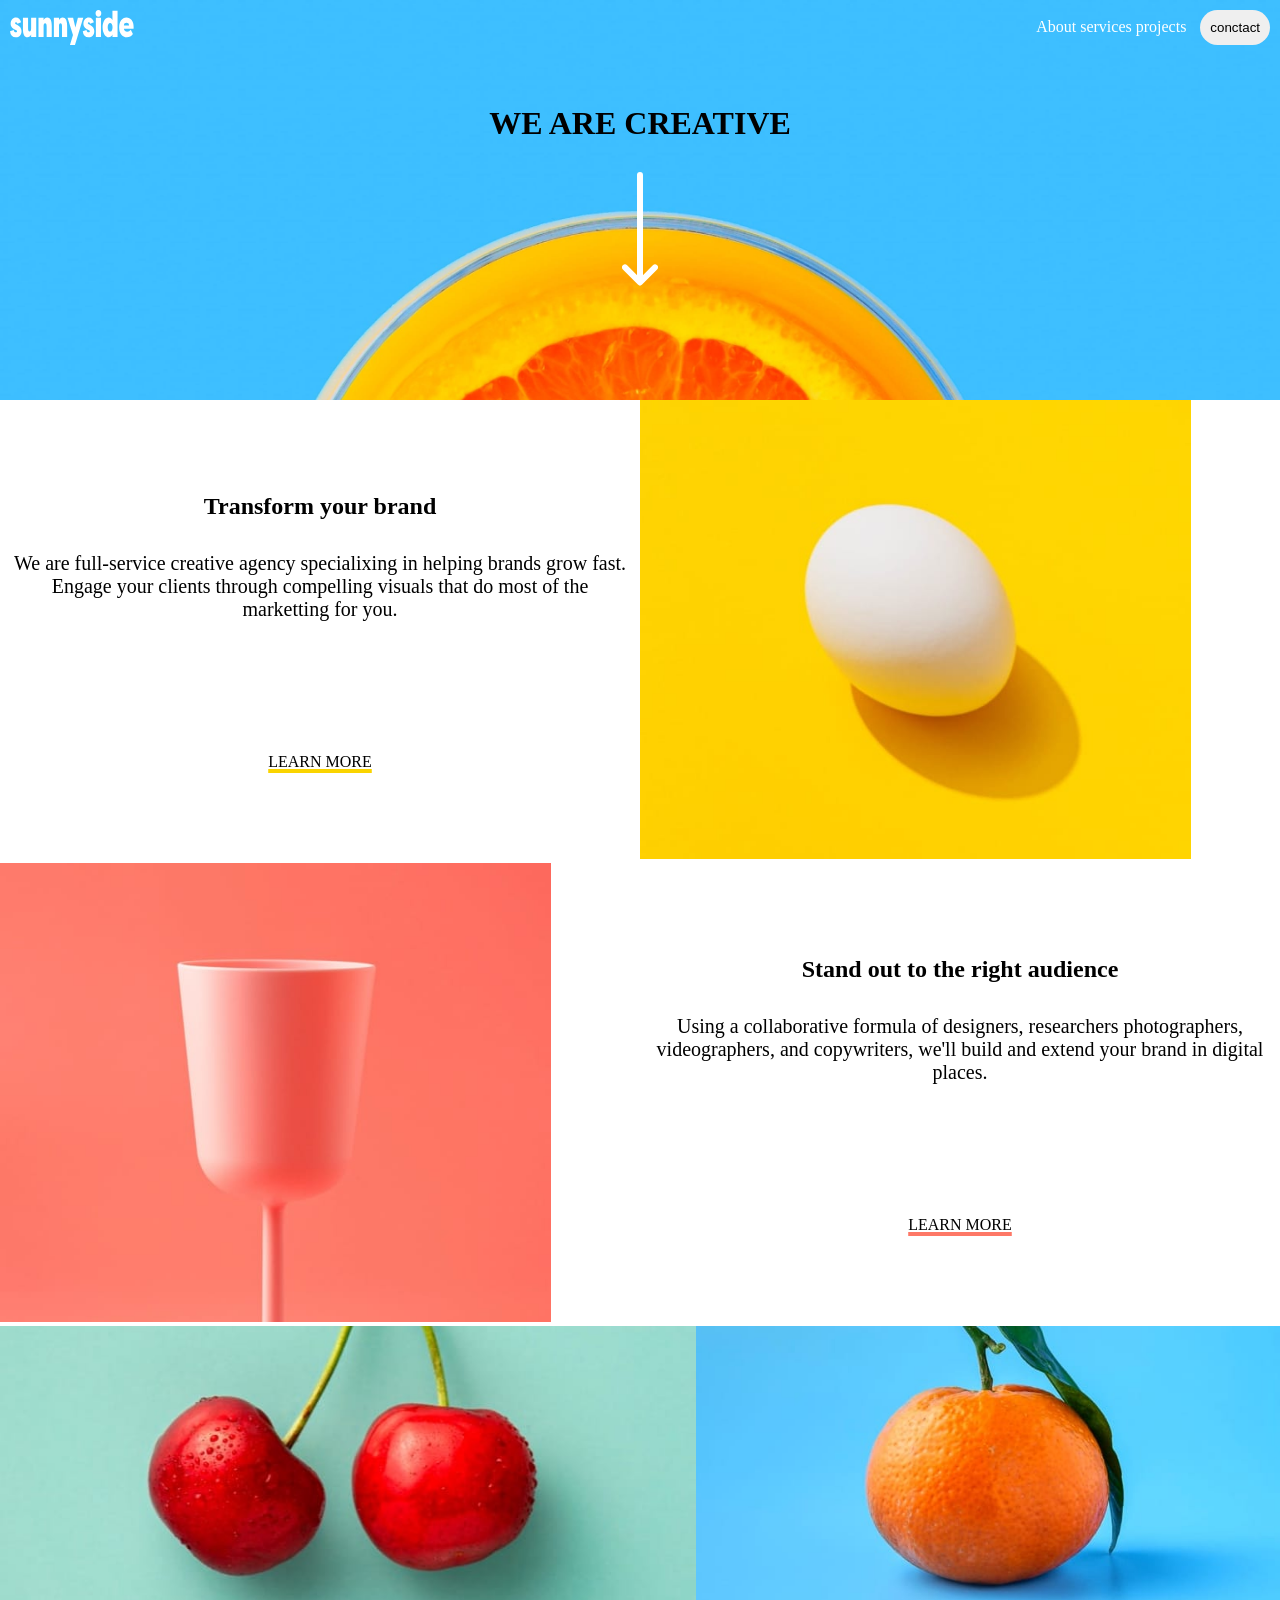
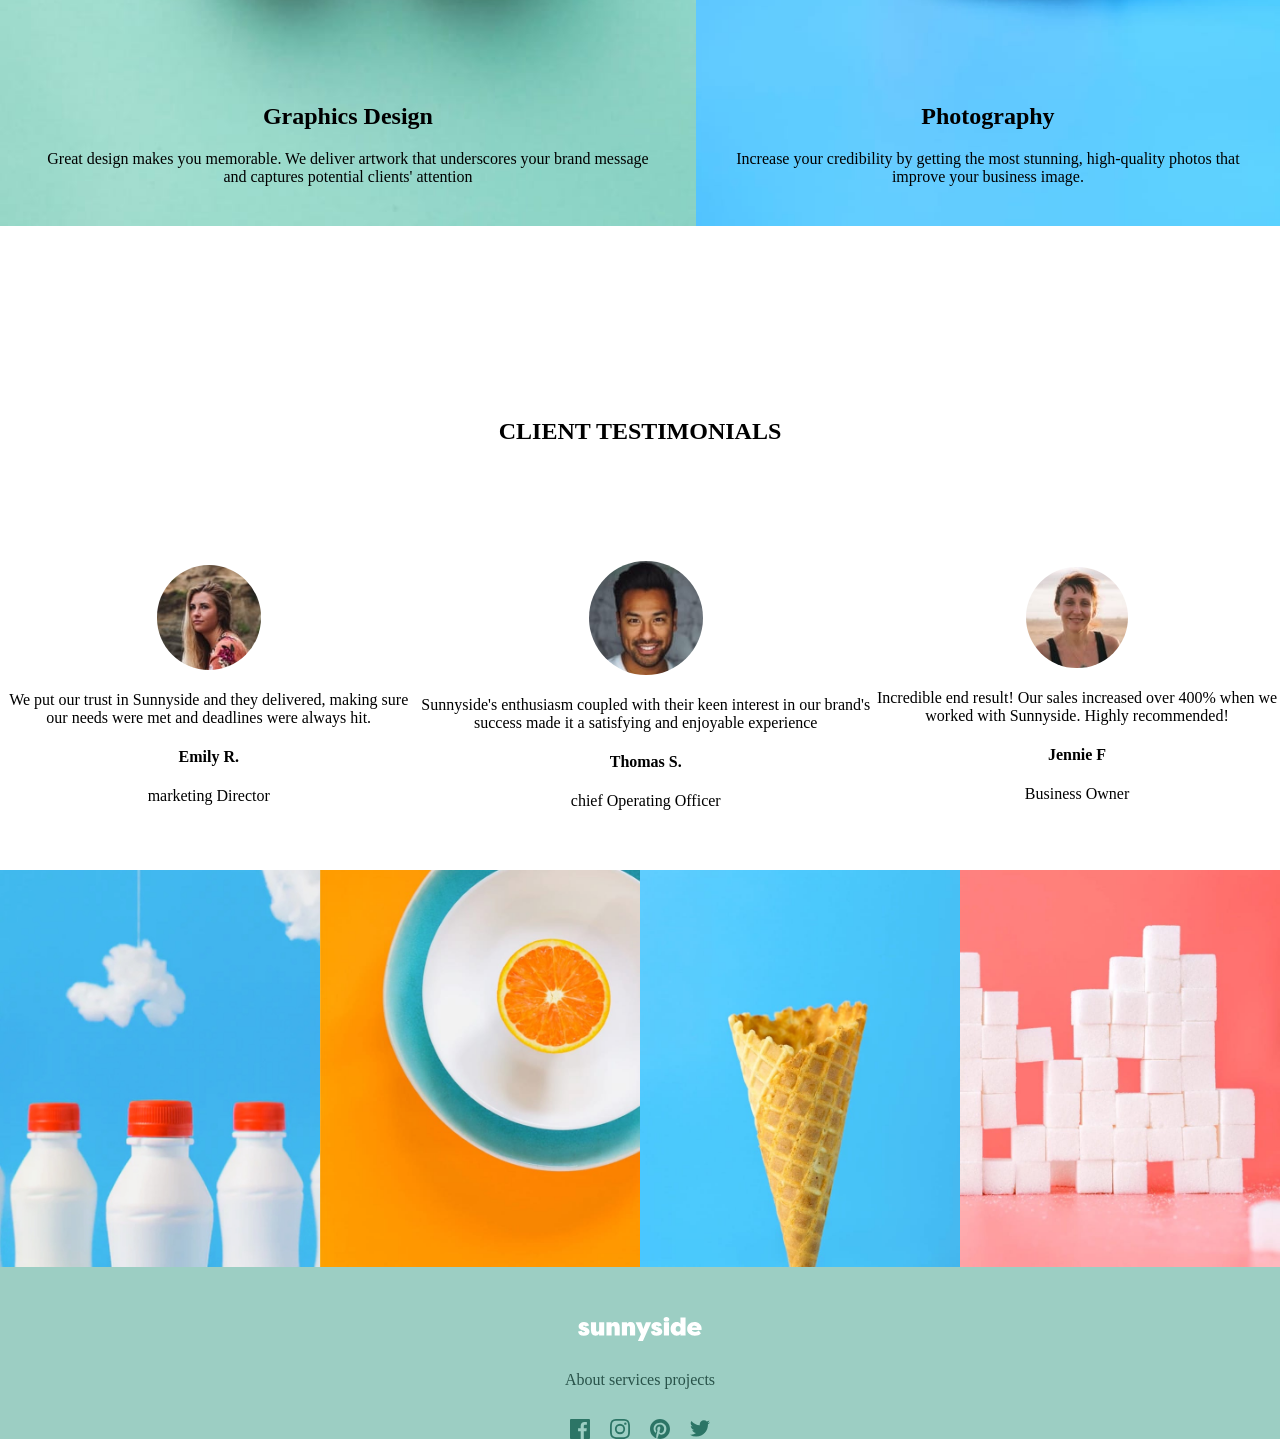
<file: index.html>
<!doctype html>
<html lang="en">
  <head>
    <meta charset="UTF-8" />
    <meta name="viewport" content="width=device-width, initial-scale=1.0" />
    <title>sunnyside</title> 
    <link rel="stylesheet" href="style.css" />
  </head>
  <body>
    <main>
      <div class="hero">
        <div class="hn">
          <img src="images/logo.svg" alt="logo" />
          <nav>
            <a href="#">About</a>
            <a href="#">services</a>
            <a href="#">projects</a>
            <button>conctact</button>
          </nav>
        </div>

        <div class="hb">
          <h1>WE ARE CREATIVE</h1>
          <img src="images/icon-arrow-down.svg" alt="arrow" />
        </div>
      </div>

      <div class="grid">
        <div class="grid-1" id="grid-1">
          <h2>Transform your brand</h2>
          <p>
            We are full-service creative agency specialixing in helping brands
            grow fast. Engage your clients through compelling visuals that do
            most of the marketting for you.
          </p>
          <a href="#">LEARN MORE</a>
        </div>
        <div class="grid-2">
          <img src="images/desktop/image-transform.jpg" alt="egg" />
        </div>
        <div class="grid-2">
          <img src="images/desktop/image-stand-out.jpg" alt="cup" />
        </div>
        <div class="grid-1s" id="grid-1">
          <h2>Stand out to the right audience</h2>
          <p>
            Using a collaborative formula of designers, researchers
            photographers, videographers, and copywriters, we'll build and
            extend your brand in digital places.
          </p>
          <a href="#">LEARN MORE</a>
        </div>
      </div>

      <div class="flex">
        <div class="fg">
          <h2>Graphics Design</h2>
          <p>
            Great design makes you memorable. We deliver artwork that
            underscores your brand message and captures potential clients'
            attention
          </p>
        </div>
        <div class="fp">
          <h2>Photography</h2>
          <p>
            Increase your credibility by getting the most stunning, high-quality
            photos that improve your business image.
          </p>
        </div>
      </div>

      <div class="clt">
        <h2>CLIENT TESTIMONIALS</h2>
        <div class="ctf">
          <div class="ct">
            <img src="images/image-emily.jpg" alt="" />
            <p>
              We put our trust in Sunnyside and they delivered, making sure our
              needs were met and deadlines were always hit.
            </p>
            <h4>Emily R.</h4>
            <p>marketing Director</p>
          </div>
          <div class="ct">
            <img src="images/image-thomas.jpg" alt="" />
            <p>
              Sunnyside's enthusiasm coupled with their keen interest in our
              brand's success made it a satisfying and enjoyable experience
            </p>
            <h4>Thomas S.</h4>
            <p>chief Operating Officer</p>
          </div>
          <div class="ct">
            <img src="images/image-jennie.jpg" alt="" />
            <p>
              Incredible end result! Our sales increased over 400% when we
              worked with Sunnyside. Highly recommended!
            </p>
            <h4>Jennie F</h4>
            <p>Business Owner</p>
          </div>
        </div>
      </div>
    </main>

    <footer>
      <div class="gf">
        <img
          src="images/desktop/image-gallery-milkbottles.jpg"
          alt="milk-bottle"
        />
        <img src="images/desktop/image-gallery-orange.jpg" alt="orange" />
        <img src="images/desktop/image-gallery-cone.jpg" alt="cone" />
        <img
          src="images/desktop/image-gallery-sugarcubes.jpg"
          alt="sugar-cube"
        />
      </div>

      <div class="footer">
        <div class="fb">
          <div class="fc">
            <img src="images/logo.svg" alt="logo" />
          </div>
        </div>
        <div class="fn">
          <div class="fn1">
            <nav>
              <a href="#">About</a>
              <a href="#">services</a>
              <a href="#">projects</a>
            </nav>
          </div>
        </div>

        <div class="fn">
          <div class="fn1">
            <img src="images/icon-facebook.svg" alt="facebook" />
            <img src="images/icon-instagram.svg" alt="instagram" />
            <img src="images/icon-pinterest.svg" alt="pinterest" />
            <img src="images/icon-twitter.svg" alt="twitter" />
          </div>
        </div>
      </div>
    </footer>
  </body>
</html>
</file>
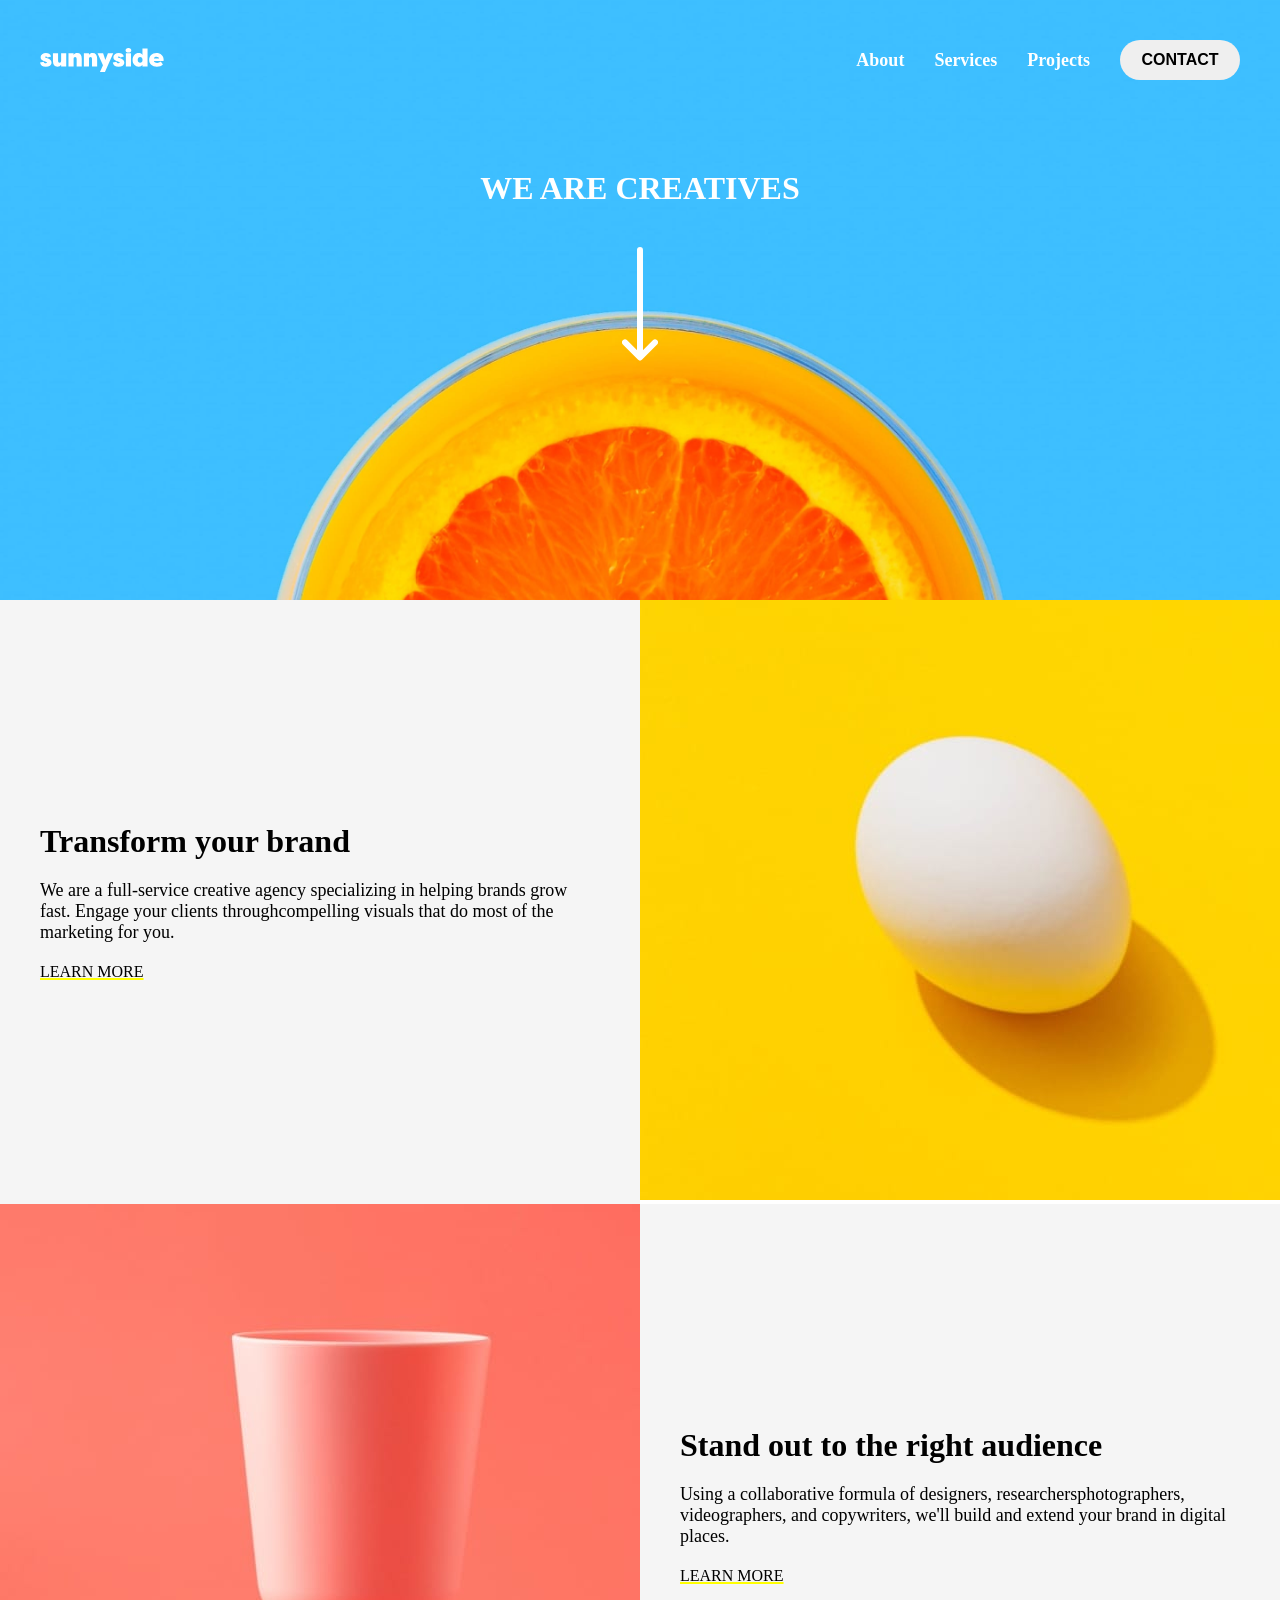
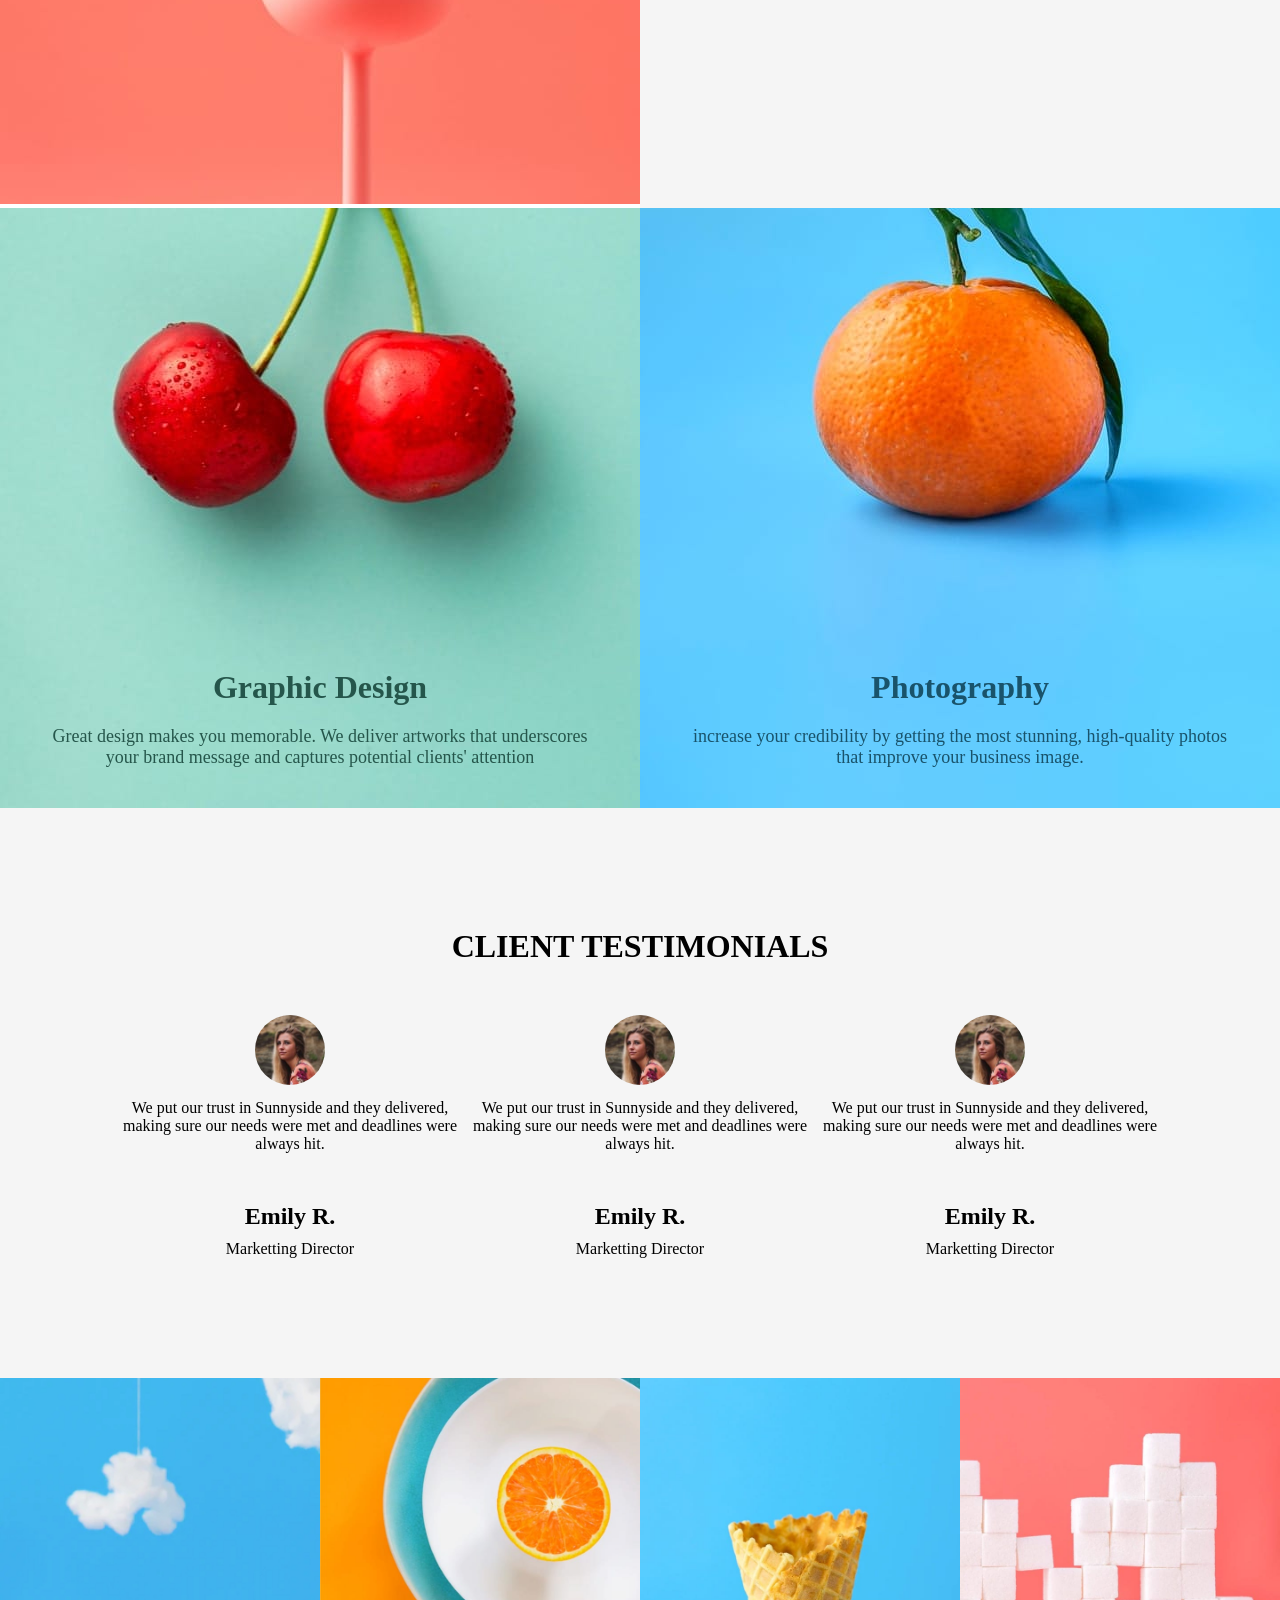
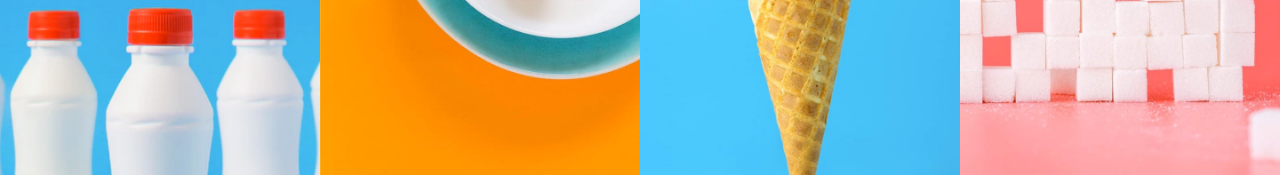
<file: images/index.html>
<!DOCTYPE html>
<html lang="en">
<head>
    <meta charset="UTF-8">
    <meta name="viewport" content="width=device-width, initial-scale=1.0">
    <title>sunny side</title>
    <link rel="stylesheet" href="style.css">
</head>
<body>

   <div class="div1">
    <nav>
        <img src="/images/logo.svg" alt="logo">
        <div class="nav-div">
            <a href="/#">About</a>
            <a href="#">Services</a>
            <a href="#">Projects</a>
            <button>CONTACT</button>
        </div>
    </nav>
    
    <div class="orange">
        <h1 class="head">WE ARE CREATIVES</h1>
        <img src="/images/icon-arrow-down.svg" alt="arrow">
    </div>

   </div>

   <div class="div2">

    <div class="grid1">
            <h1>Transform your brand</h1>
            <p>We are a full-service creative agency specializing in helping brands grow fast. Engage your clients throughcompelling visuals that do most of the marketing for you.</p>
            <a href="#">LEARN MORE</a>
    </div>

    <div class="grid2">
        <img src="/images/desktop/image-transform.jpg" alt="">
    </div>

    <div class="grid3">
        <img src="/images/desktop/image-stand-out.jpg" alt="">
    </div>

    <div class="grid4">
        <h1>Stand out to the right audience</h1>
        <p>Using a collaborative formula of designers, researchersphotographers, videographers, and copywriters, we'll build and extend your brand in digital places.</p>
        <a href="#">LEARN MORE</a>
    </div>

    <div class="grid5">
        <h1>Graphic Design</h1>
        <p> Great design makes you memorable. We deliver artworks that underscores your brand message and captures potential clients' attention</p>
    </div>

    <div class="grid6">
        <h1>Photography</h1>
        <p>increase your credibility by getting the most stunning, high-quality photos that improve your business image.</p>
    </div>

   </div>

   <div class="div3">
    <h1 class="client">CLIENT TESTIMONIALS</h1>
    <div class="container">

   
    <div class="flex-1" >
        
        <div>
            <img src="/images/image-emily.jpg" alt="">
        </div>
        <p>We put our trust in Sunnyside and they delivered, making sure our needs were met and deadlines were always hit.</p>
        <h2> Emily R.</h2>
        <p>Marketting Director</p>
    </div>

    <div class="flex-1" >
        
        <div>
            <img src="/images/image-emily.jpg" alt="">
        </div>
        <p>We put our trust in Sunnyside and they delivered, making sure our needs were met and deadlines were always hit.</p>
        <h2> Emily R.</h2>
        <p>Marketting Director</p>
    </div>

    <div class="flex-1" >
        
        <div>
            <img src="/images/image-emily.jpg" alt="">
        </div>
        <p>We put our trust in Sunnyside and they delivered, making sure our needs were met and deadlines were always hit.</p>
        <h2> Emily R.</h2>
        <p>Marketting Director</p>
    </div>

   </div>
    
   </div>

   <div class="div4">
    <div>
        <img src="/images/desktop/image-gallery-milkbottles.jpg" alt="">
     </div>
     <div>
        <img src="/images/desktop/image-gallery-orange.jpg" alt="">
     </div>

     <div>
        <img src="/images/desktop/image-gallery-cone.jpg" alt="">
     </div>

     <div>
        <img src="/images/desktop/image-gallery-sugarcubes.jpg" alt="">
     </div>

   </div>
    
    
</body>
</html>
</file>
<file: style.css>
*{
    margin: 0;
    padding: 0;
}

body{
    width: 100%;
    min-height: 100vh;
    overflow-x: hidden;
}

.hero{
    background-image: url(images/desktop/image-header.jpg);
    background-position: center;
    background-size: cover;
    background-repeat: no-repeat;
    height: 400px;
    width: 100%;
    /* padding: 40px; */
    box-sizing: border-box;
}
.hn{
    display: flex;
    justify-content: space-between;
    padding: 10px;
    
}
.hn a{
    text-decoration: none;
    color: white;
    gap: 10px;
}
button{
    padding: 10px;
    border-radius: 20px;
    border: none;
    margin-left: 10px;
}
.hb{
    display: flex;
    flex-direction: column;
    justify-content: center;
    align-items: center;
    gap: 30px;
    margin-top: 50px;
}
.grid{
    display: grid;
    grid-template-columns: repeat(2, 50%);
    width: 100%;
}
.grid-1{
    display: flex;
    flex-direction: column;
    justify-content: center;
    align-items: center;
    gap: 20px;
}
.grid-1 p{
    display: flex;
    justify-content: center;
    align-items: center;
    text-align: center;
    margin: 12px;
    font-size: 20px;
}
.grid-1 a{
    margin-top: 100px;
    text-decoration-color: hsl(51, 100%, 49%);
    text-decoration-thickness: 4px;
    color: black;
}
.grid-2 img{
   width: 551px;
}
.grid-1s{
    display: flex;
    flex-direction: column;
    justify-content: center;
    align-items: center;
    gap: 20px;
}
.grid-1s p{
    display: flex;
    justify-content: center;
    align-items: center;
    text-align: center;
    margin: 12px;
    font-size: 20px;
}
.grid-1s a{
    margin-top: 100px;
    text-decoration-color: hsl(7, 99%, 70%);
    text-decoration-thickness: 4px;
    color: black;
}
.flex{
    display: flex;
    flex-direction: row;
    width: 100%;
}
.fg{
background-image: url(images/desktop/image-graphic-design.jpg);
    background-size: cover;
    background-position: center;
    height: 500px;
    background-repeat: no-repeat;
    display: flex;
    flex-direction: column;
    justify-content: flex-end;
    padding: 40px;
    align-items: center;
    text-align: center;
    gap: 20px;
    box-sizing: border-box;
      
}
.fp{
    background-image: url(images/desktop/image-photography.jpg);
        background-size: cover;
        background-position: center;
        height: 500px;
        background-repeat: no-repeat;
        display: flex;
        flex-direction: column;
        justify-content: flex-end;
        padding: 40px;
        align-items: center;
        text-align: center;
        gap: 20px;
        box-sizing: border-box;
}
.clt{
    display: flex;
    flex-direction: column;
    justify-content: center;
    align-items: center;
    width: 100%;
}
.clt h2{
    margin-top: 15%;
    margin-bottom: 9%;
}
.ctf{
    display: flex;
    justify-content: center;
    align-items: center;
}
.ct{
    display: flex;
    flex-direction: column;
    justify-content: center;
    align-items: center;
    text-align: center;
    gap: 21px;
}
.ct img{
    height: 25%;
    width: 25%;
    border-radius: 50%;
}
.gf{
    display: flex;
    width: 100%;
    margin-top: 60px;
}
.gf img{
    width: 25%;
}
.footer{
    background-color: hsl(167, 34%, 71%);
}
.fb{
    display: flex;
    justify-content: center;
    align-items: center;
}
.fc{
    display: flex;
    justify-content: center;
    align-items: center;
    margin-top: 50px;
}
.fn{
    display: flex;
    justify-content: center;
    align-items: center;
}
.fn1{
    display: flex;
    justify-content: space-evenly;
    align-items: center;
    text-decoration: none;
    color: hsl(167, 34%, 41%);
    gap: 20px;
    margin-top: 30px;
}
.fn1 a{
    text-decoration: none;
    color: hsl(167, 34%, 24%);
    gap: 20%;
}

@media (min-width:200px) and (max-width:1024px) {
    body{
        width: 100%;
        overflow-x: hidden;
    }
    main{
        display: flex;
        flex-direction: column;
        justify-content: center;
        align-items: center;
    }
    .grid{
       display: flex;
       flex-direction: column;
       justify-content: center;
       align-items: center;
        width: 100%;
        height: 100%;
    }
    #grid-1{
        display: flex;
            flex-direction: column;
            justify-content: center;
            align-items: center;
            gap: 20px;
            margin: 12px;
    }
    #grid-1 p{
        display: flex;
            justify-content: center;
            align-items: center;
            text-align: center;
            margin: 12px;
            font-size: 20px;
    }
    #grid-1 a{
        margin-top: 50px;
    }
    .grid-2 img{
        width: 752px;
        height: 100%;
    }
    .flex{
        display: flex;
        flex-direction: column;
        justify-content: center;
        align-items: center;
        width: 100%;
    }
    .clt{
        display: flex;
        flex-direction: column;
        justify-content: center;
        align-items: center;
    }
    .ctf{
        width: 100%;
        display: flex;
        flex-direction: column;
        align-items: center;
        justify-content: center;
    }
    .ct{
        width: 55%;
        display: flex;
        justify-content: center;
        align-items: center;
        margin-bottom: 50px;
        
    }
    .gf{
        display: grid;
        grid-template-columns: repeat(2, 50%);
    }
    .gf img{
        width: 99%;
    }
}
</file>
<file: images/style.css>
*{
    padding: 0;
    margin: 0;
}
body{
    width: 100%;
    overflow-x: hidden;
}
.div1{
    background-image: url(/images/desktop/image-header.jpg);
    background-position: center;
    background-size: cover;
    background-repeat: no-repeat;
    height: 600px;
    width: 100%;
    padding: 40px;
    box-sizing: border-box;
}
nav{
    display: flex;
    justify-content: space-between;
    align-items: center;
}
.nav-div{
    display: flex;
    justify-content: center;
    align-items: center;
    gap: 30px;
}
.nav-div a{
    text-decoration: none;
    color: white;
    font-size: 18px;
    font-weight: 600;
}
.nav-div button{
    width: 120px;
    height: 40px;
    border: none;
    border-radius: 22px;
    font-size: 16px;
    font-weight: 700;
}
.orange{
    display: flex;
    flex-direction: column;
    align-items: center;
    justify-content: center;
    margin-top: 90px;
    gap: 40px; 
}

.head{
    color: white;
}

.div2{
    display: grid;
    grid-template-columns: 50% 50%;
    width: 100%;
}
.grid1{
    background-color: whitesmoke ;
    display: flex;
    align-items: start;
    justify-content: center;
    flex-direction: column;
    padding: 40px;
    box-sizing: border-box;
    gap: 20px;
}
.grid1 p{
    font-size: 18px;
}
.grid1 a{
    color: black;
    text-decoration-color: yellow;
    text-decoration-thickness: 2px;
}
.grid4{
    background-color: whitesmoke;
    display: flex;
    align-items: start;
    justify-content: center;
    flex-direction: column;
    padding: 40px;
    box-sizing: border-box;
    gap: 20px;
}
.grid4 p{
    font-size: 18px;
}
.grid4 a{
    color: black;
    text-decoration-color: yellow;
    text-decoration-thickness: 2px;
}
.grid5{
    background-image: url(/images/desktop/image-graphic-design.jpg);
    background-size: cover;
    background-position: center;
    height: 600px;
    background-repeat: no-repeat;
    display: flex;
    flex-direction: column;
    justify-content: flex-end;
    padding: 40px;
    align-items: center;
    text-align: center;
    gap: 20px;
    box-sizing: border-box;
}
.grid5 h1{
    color: hsl(167, 40%, 24%) ;
}
.grid5 p{
    font-size: 18px;
    color: hsl(167, 40%, 24%) ;
}
.grid6{
    background-image: url(/images/desktop/image-photography.jpg);
    background-size: cover;
    background-position: center;
    height: 600px;
    background-repeat: no-repeat;
    display: flex;
    flex-direction: column;
    justify-content: flex-end;
    padding: 40px;
    align-items: center;
    text-align: center;
    gap: 20px;
    box-sizing: border-box;
}
.grid6 h1{
    color: hsl(198, 62%, 26%);
}
.grid6 p{
   font-size: 18px; 
   color: hsl(198, 62%, 26%);
}
.div3{
    background-color: whitesmoke;
    padding: 120px;
    display: flex;
    align-items: center;
    justify-content: center;
    flex-direction: column;
}
.container{
    margin-top: 50px;
    display: flex;
    align-items: center;
    justify-content: center;
    gap: 10px;
}
.flex-1 img{
    width: 70px;
    height: 70px;
    border-radius: 50%;
}
.flex-1{
    display: flex;
    align-items: center;
    justify-content: center;
    flex-direction: column;
    gap: 10px;
}
.flex-1 p{
    text-align: center;
}
.flex-1 h2{
    margin-top: 40px;
}
.div4{
    display: grid;
    width: 100%;
    grid-template-columns: 25% 25% 25% 25%;
    align-items: center;
    justify-content: center;
}
.div4 img{
    width: 100%
}
</file>
